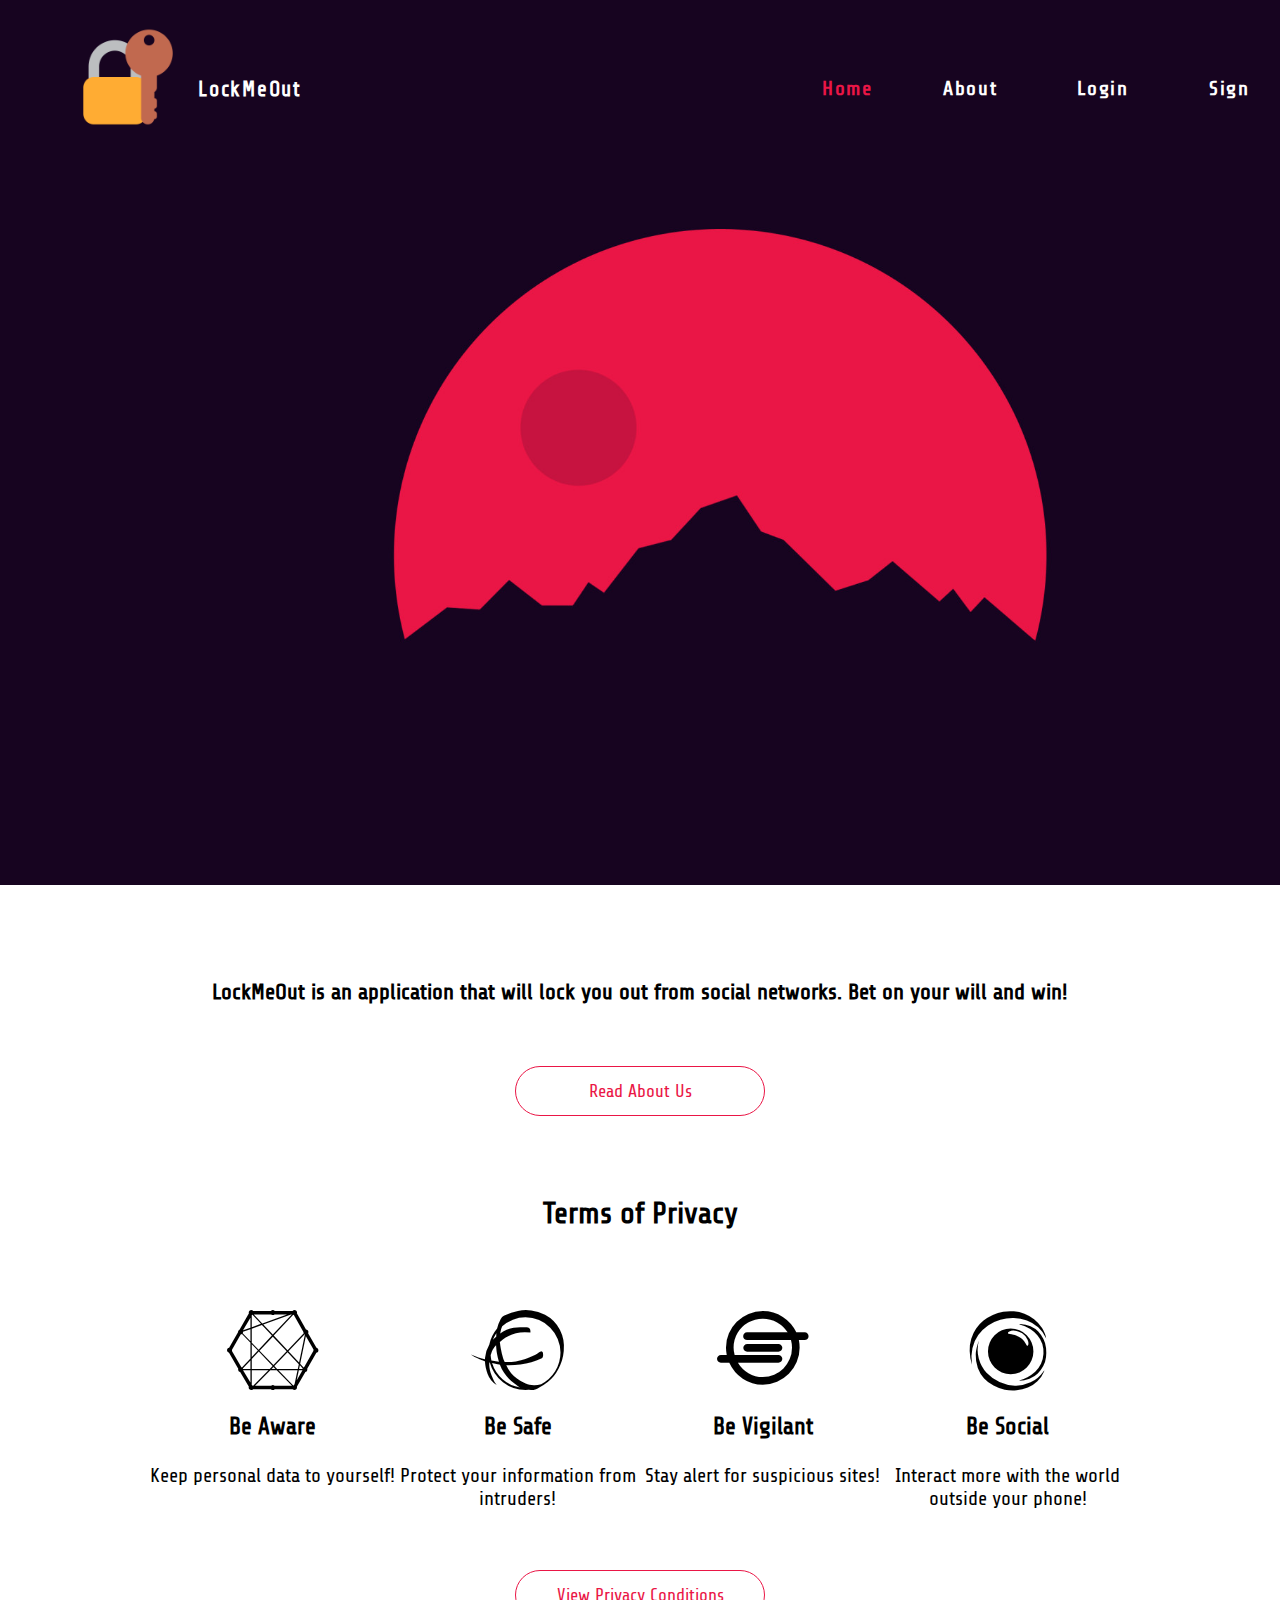
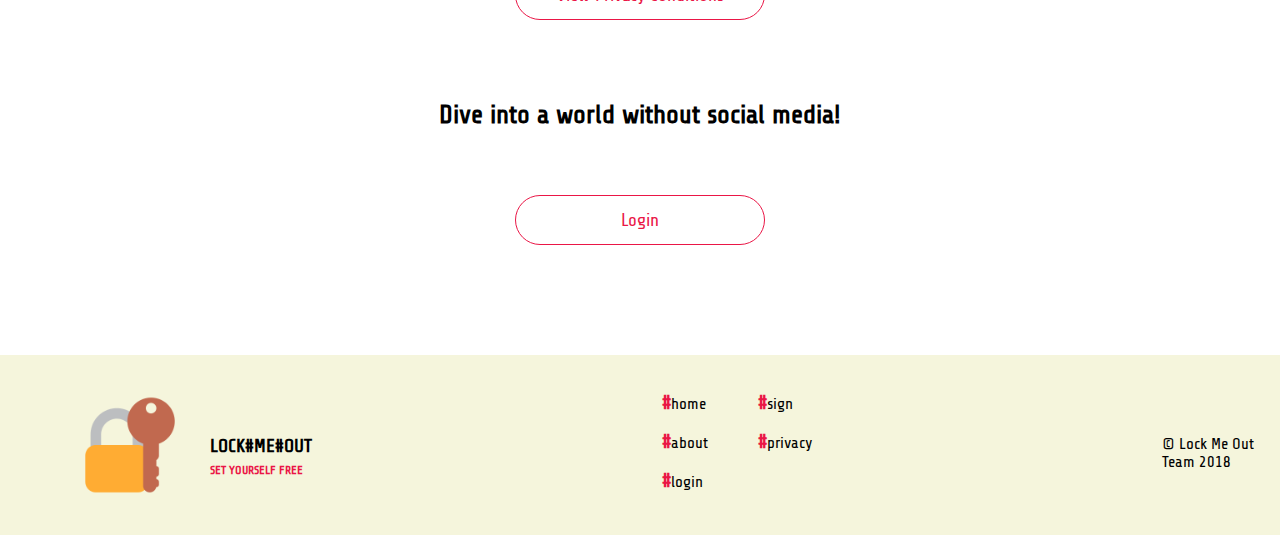
<file: frontend/index.html>
<!DOCTYPE html>
<html lang="en">
<head>
  <title>Home</title>
  <meta charset="utf-8">
  <meta name="viewport" content="width=device-width,initial-scale=1,maximum-scale=1">

    <link rel="stylesheet" href="https://cdnjs.cloudflare.com/ajax/libs/font-awesome/4.7.0/css/font-awesome.min.css">
    
<meta http-equiv="X-UA-Compatible" content="IE=edge">
<meta name="HandheldFriendly" content="true">
    <link rel="stylesheet" href="main.css">    
   
    </head>
    <body>        
        
      <header class="wall1">
    <nav id="navbar">   
    <li onclick="location.href='index.html'"><a class="k1"><img class="logo" src="Images/hh.png" alt="Logo"></a></li>
        <li onclick="location.href='index.html'"><a class="k">LockMeOut</a></li>
      <li onclick="location.href='index.html'"><a class="kk1">Home</a></li>
        <li onclick="location.href='about.html'"><a class="kk" >About</a></li>
       <li onclick="location.href='login.html'"><a class="kk">Login</a></li>
        <li onclick="location.href='sign.html'"><a class="kk">Sign</a></li>
        <li onclick="location.href='privacy.html'"><a class="kk">Privacy</a></li>
 </nav>   
   </header> 
        
          <div class="a1">
        <div class="t1">            
        <h3 class="hh1">LockMeOut is an application that will lock you out from social networks. Bet on your will and win!</h3>
            <button class="btn1" onclick="window.location.href='about.html'">Read About Us</button>
        </div>                
    </div>  
        
        <div class="a3">             
        <h2 class="hh2">Terms of Privacy</h2> 
            
            <div class="all">                  
         <div class="font1">                
          <i class="fa fa-connectdevelop" aria-hidden="true"></i>
             <h3>Be Aware</h3>
          <p class="prit1">Keep personal data to yourself!</p>
          </div>   
                      
           <div class="font2">                
          <i class="fa fa-ravelry" aria-hidden="true"></i>
            <h3>Be Safe</h3>
          <p class="prit1">Protect your information from intruders!</p>
          </div>
                        
           <div class="font3">                
          <i class="fa fa-ioxhost" aria-hidden="true"></i>
            <h3>Be Vigilant</h3>
          <p class="prit1">Stay alert for suspicious sites!</p>
          </div>
                
            <div class="font4">                
          <i class="fa fa-eercast" aria-hidden="true"></i>
            <h3>Be Social</h3>
          <p class="prit1">Interact more with the world outside your phone!</p>
          </div>
                  
       </div>   
            <button class="btn2" onclick="window.location.href='privacy.html'">View Privacy Conditions</button>
        </div>
                
         <div class="a4">
        <div class="t1">            
        <h3 class="hh3">Dive into a world without social media! </h3>
            <button class="btn3" onclick="window.location.href='login.html'">Login</button>
        </div>                
    </div>  
        
        
        
        <footer class="foot">    
            
        <div class="down">
            <a href="index.html"><img class="log" src="Images/hh.png" alt="Logo"></a>
            <h3>Lock#Me#Out <br> <span id="moto">Set Yourself Free</span></h3>            
            </div>
            
    <div class="links">        
        <div class="link1">
          <a href="index.html"><p><span class="tag">#</span>home</p></a>
          <a href="about.html"><p><span class="tag">#</span>about</p></a>
          <a href="login.html"><p><span class="tag">#</span>login</p></a>
      </div>            
       <div class="link2">
       <a href="sign.html"><p><span class="tag">#</span>sign</p></a>
       <a href="privacy.html"><p><span class="tag">#</span>privacy</p></a>               
      </div>       
       </div>   
                    
          <!-- <div class="soc">
        <a href="home.html" title="Instagram"><i class="fa fa-instagram" aria-hidden="true"></i></a>
       <a href="home.html" title="Facebook"><i class="fa fa-facebook" aria-hidden="true"></i></a>
        <a href="home.html" title="Twitter"><i class="fa fa-twitter" aria-hidden="true"></i></a>
       </div>       -->
                
      <p id="copy">&copy; Lock Me Out Team 2018</p>     
        
        </footer>
    </body>
</html>
</file>
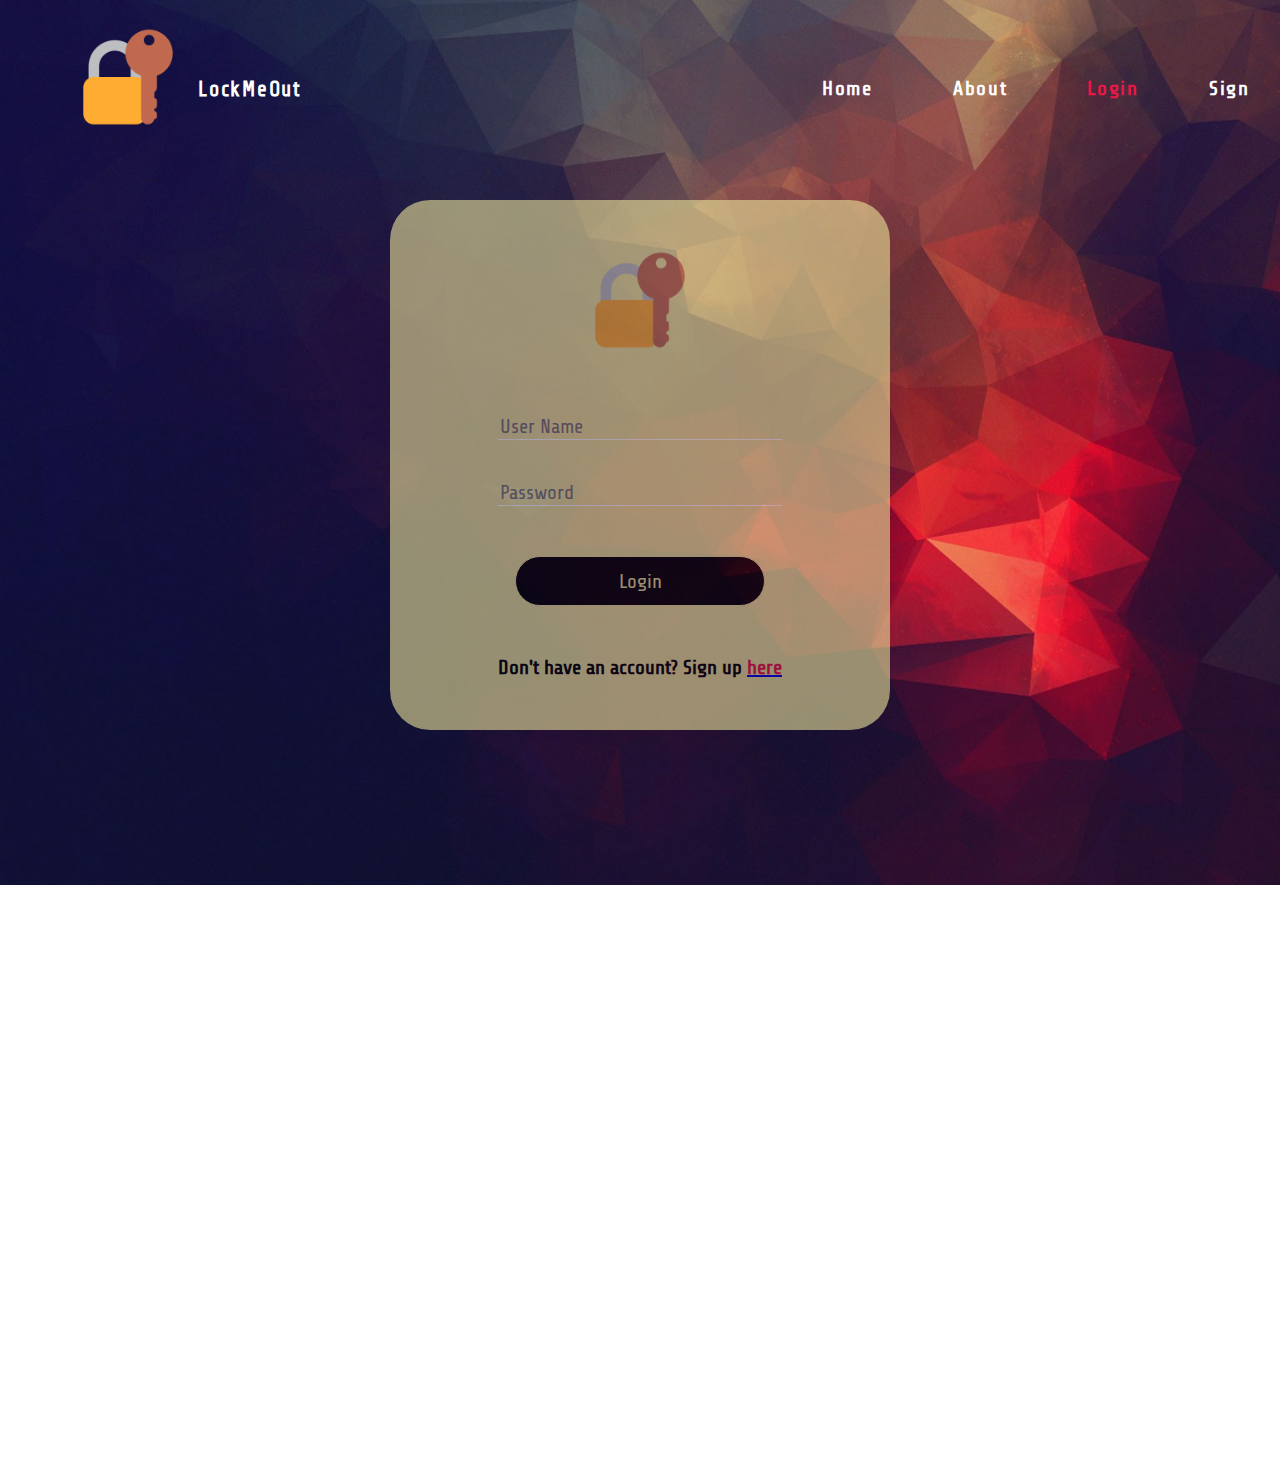
<file: frontend/login.html>
<!DOCTYPE html>
<html lang="en">
<head>
  <title>Login</title>
  <meta charset="utf-8">
  <meta name="viewport" content="width=device-width,initial-scale=1,maximum-scale=1">

    <link rel="stylesheet" href="https://cdnjs.cloudflare.com/ajax/libs/font-awesome/4.7.0/css/font-awesome.min.css">
    
<meta http-equiv="X-UA-Compatible" content="IE=edge">
<meta name="HandheldFriendly" content="true">
    <link rel="stylesheet" href="login.css">    
   
    </head>
    <body>        
        
      <header class="wall1">
    <nav id="navbar">   
    <li onclick="location.href='index.html'"><a class="k1"><img class="logo" src="Images/hh.png" alt="Logo"></a></li>
        <li onclick="location.href='index.html'"><a class="k">LockMeOut</a></li>
      <li onclick="location.href='index.html'"><a class="kk">Home</a></li>
        <li onclick="location.href='about.html'"><a class="kk" >About</a></li>
       <li onclick="location.href='login.html'"><a class="kk1">Login</a></li>
        <li onclick="location.href='sign.html'"><a class="kk">Sign</a></li>
        <li onclick="location.href='privacy.html'"><a class="kk">Privacy</a></li>
 </nav>   
   </header> 
        
    <div class="login">    
        <img src="Images/hh.png" class="logo1" alt="Logo">             
        
<div class="user">
 <input type="text" name="inputBox" id="user" placeholder="User Name">     
</div>     
    <div class="password">
    <input type="password" name="inputBox" id="pass" placeholder="Password">     
    </div>
        
       <button class="btn1" onclick="window.location.href='profile.html'">Login</button>  
        <p class="one">Don't have an account? Sign up <a href="sign.html"><span class="color">here</span></a></p> 
     </div>
    
</body>
</html>
</file>
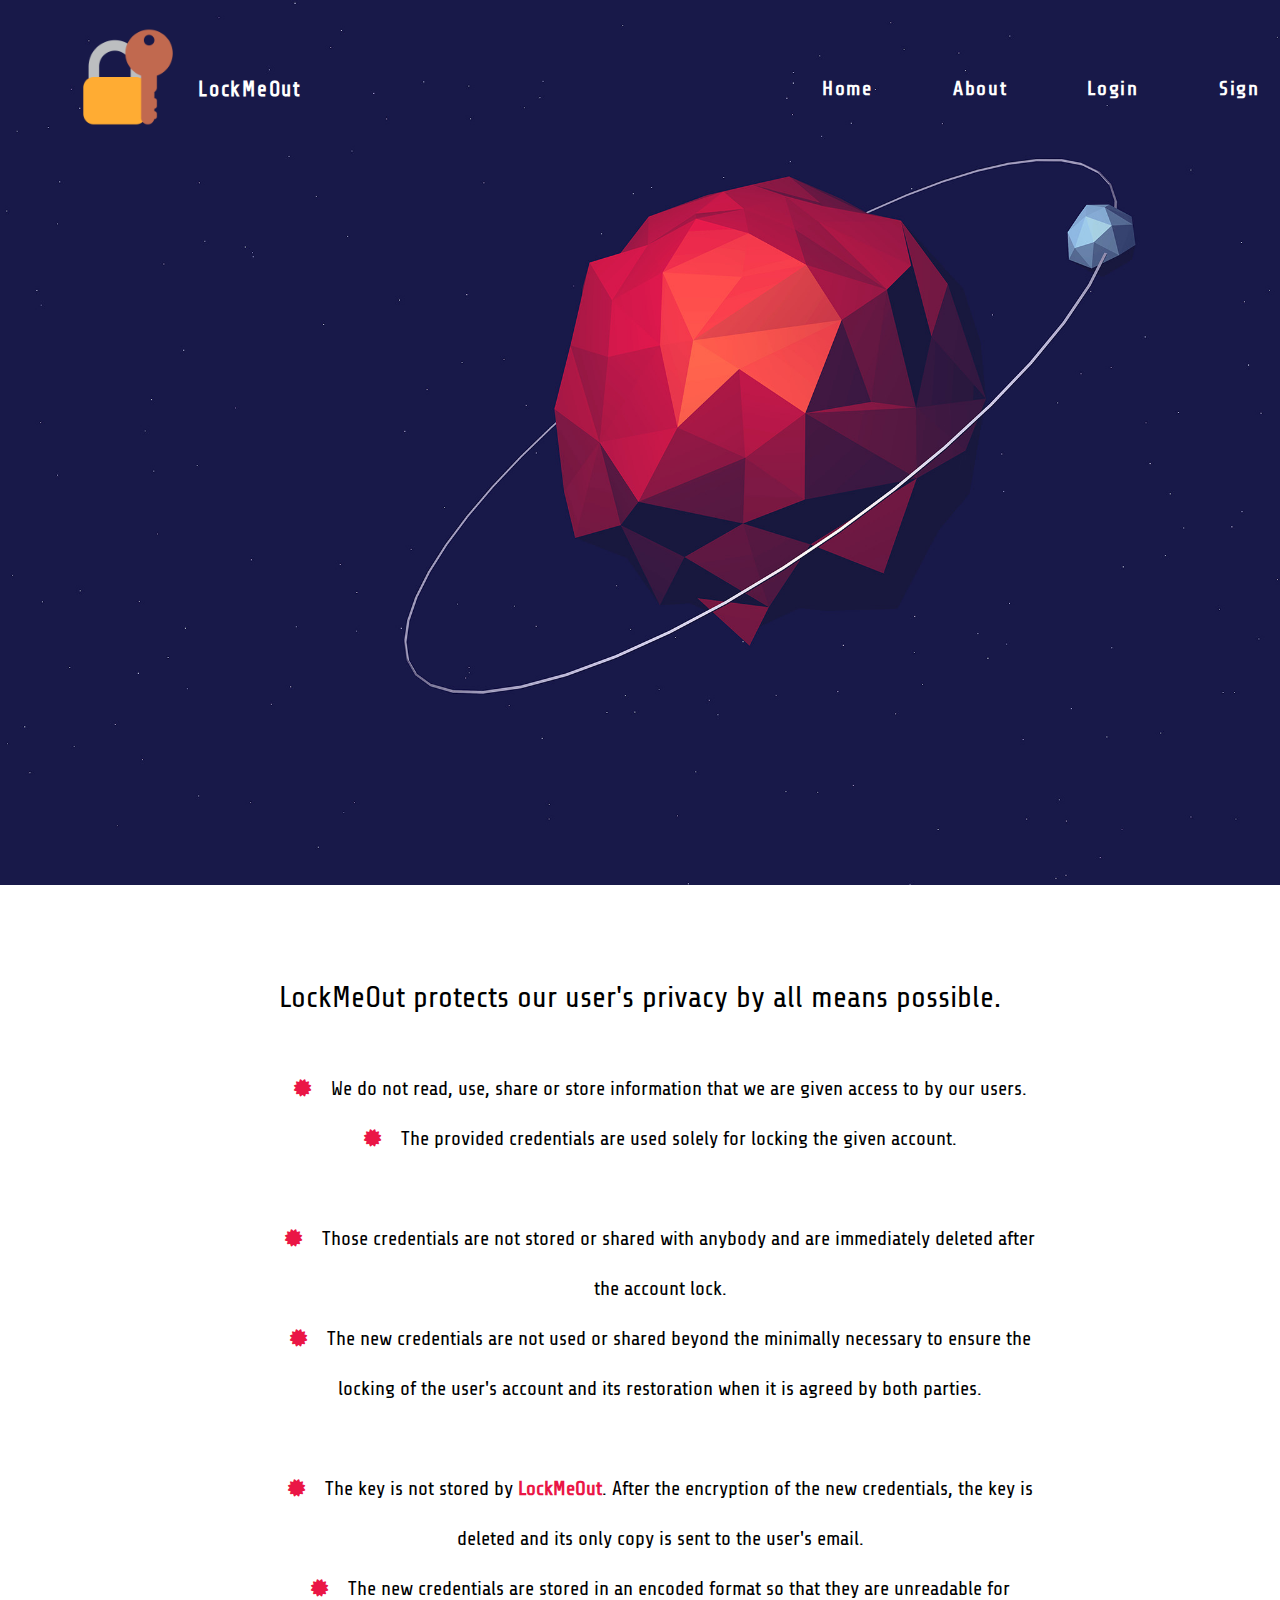
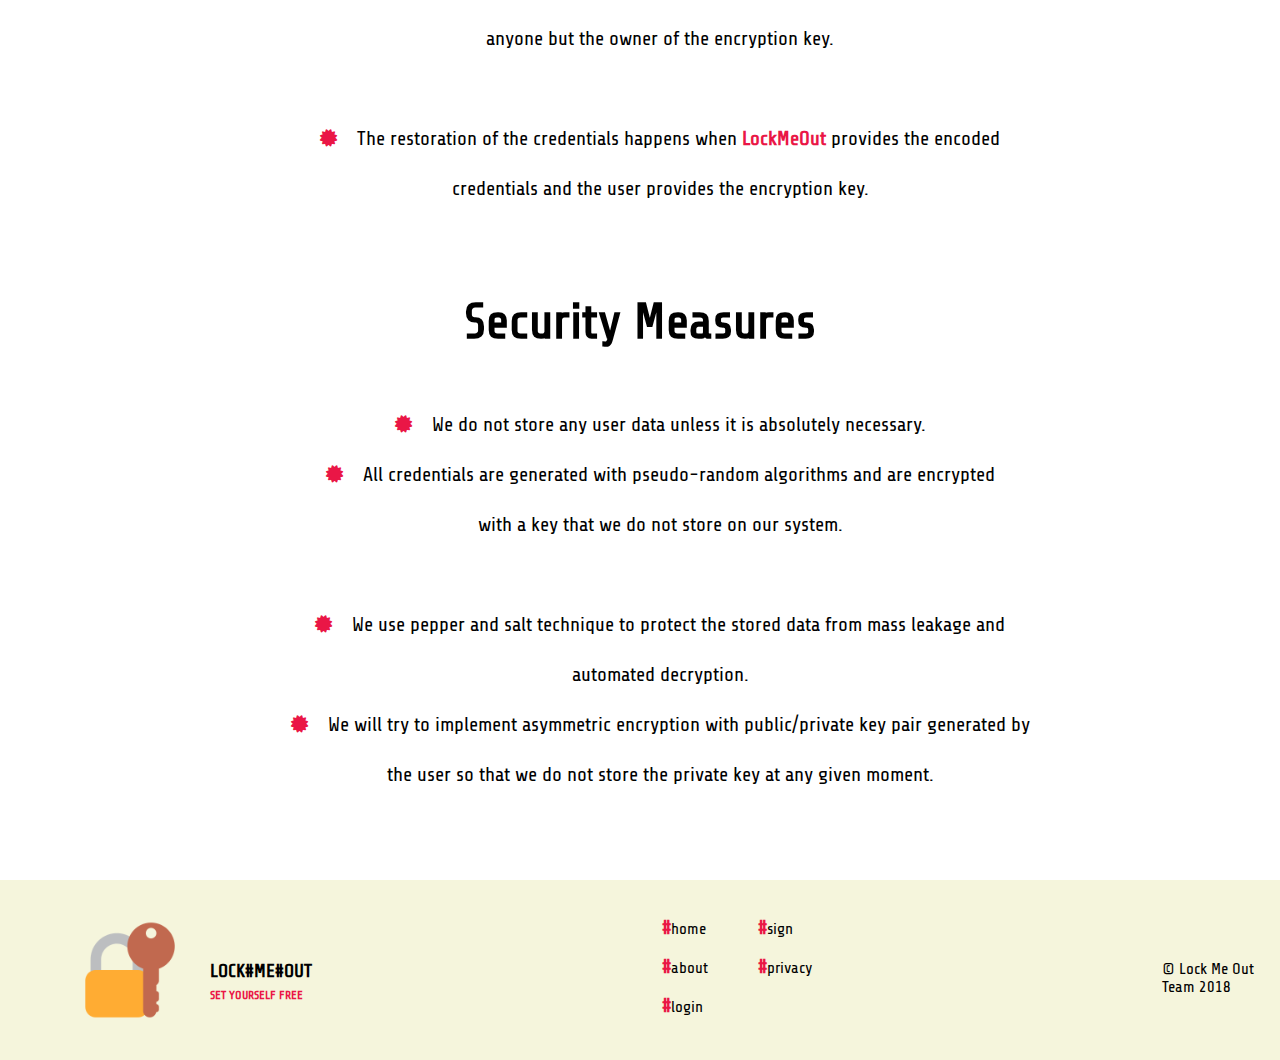
<file: frontend/privacy.html>
<!DOCTYPE html>
<html lang="en">
<head>
  <title>Privacy Terms</title>
  <meta charset="utf-8">
  <meta name="viewport" content="width=device-width,initial-scale=1,maximum-scale=1">

    <link rel="stylesheet" href="https://cdnjs.cloudflare.com/ajax/libs/font-awesome/4.7.0/css/font-awesome.min.css">
    
<meta http-equiv="X-UA-Compatible" content="IE=edge">
<meta name="HandheldFriendly" content="true">
    <link rel="stylesheet" href="privacy.css">    
   
    </head>
    <body>        
        
      <header class="wall1">
    <nav id="navbar">   
    <li onclick="location.href='index.html'"><a class="k1"><img class="logo" src="Images/hh.png" alt="Logo"></a></li>
        <li onclick="location.href='index.html'"><a class="k">LockMeOut</a></li>
      <li onclick="location.href='index.html'"><a class="kk">Home</a></li>
        <li onclick="location.href='about.html'"><a class="kk" >About</a></li>
       <li onclick="location.href='login.html'"><a class="kk">Login</a></li>
        <li onclick="location.href='sign.html'"><a class="kk">Sign</a></li>
        <li onclick="location.href='privacy.html'"><a class="kk1">Privacy</a></li>
 </nav>   
   </header> 
        
        <p class="one">LockMeOut protects our user's privacy by all means possible.</p>
    
    <ul class="two">       
     <li><i class="fa fa-certificate" aria-hidden="true"></i>We do not read, use, share or store information that we are given access to by our users.</li>        
<li><i class="fa fa-certificate" aria-hidden="true"></i>The provided credentials are used solely for locking the given account.</li> 
        </ul>
        
<ul class="two1">
    <li><i class="fa fa-certificate" aria-hidden="true"></i>Those credentials are not stored or shared with anybody and are immediately deleted after the account lock.</li>
    <li><i class="fa fa-certificate" aria-hidden="true"></i>The new credentials are not used or shared beyond the minimally necessary to ensure the locking of the user's account and its restoration when it is agreed by both parties.</li> 
</ul>
        

<ul class="two2">
        
<li><i class="fa fa-certificate" aria-hidden="true"></i>The key is not stored by <span class="tot">LockMeOut</span>. After the encryption of the new credentials, the key is deleted and its only copy is sent to the user's email.</li>
    <li><i class="fa fa-certificate" aria-hidden="true"></i>The new credentials are stored in an encoded format so that they are unreadable for anyone but the owner of the encryption key.</li>
        </ul>
    
    
 <ul class="two3">       
<li><i class="fa fa-certificate" aria-hidden="true"></i>The restoration of the credentials happens when <span class="tot">LockMeOut</span> provides the encoded credentials and the user provides the encryption key.</li>
        
    </ul>   
        
       <h3 class="three">Security Measures</h3>      
        
      <ul class="as">      
        <li><i class="fa fa-certificate" aria-hidden="true"></i>We do not store any user data unless it is absolutely necessary.</li>
           <li><i class="fa fa-certificate" aria-hidden="true"></i>All credentials are generated with pseudo-random algorithms and are encrypted with a key that we do not store on our system.</li>
        </ul>
           
 <ul class="four1">             
<li><i class="fa fa-certificate" aria-hidden="true"></i>We use pepper and salt technique to protect the stored data from mass leakage and automated decryption.</li>
<li><i class="fa fa-certificate" aria-hidden="true"></i>We will try to implement asymmetric encryption with public/private key pair generated by the user so that we do not store the private key at any given moment.</li>
    </ul>   
        
         <footer class="foot">    
            
        <div class="down">
            <a href="index.html"><img class="log" src="Images/hh.png" alt="Logo"></a>
            <h3>Lock#Me#Out <br> <span id="moto">Set Yourself Free</span></h3>            
            </div>
            
    <div class="links">        
        <div class="link1">
          <a href="index.html"><p><span class="tag">#</span>home</p></a>
          <a href="about.html"><p><span class="tag">#</span>about</p></a>
          <a href="login.html"><p><span class="tag">#</span>login</p></a>
      </div>            
       <div class="link2">
       <a href="sign.html"><p><span class="tag">#</span>sign</p></a>
       <a href="privacy.html"><p><span class="tag">#</span>privacy</p></a>               
      </div>       
       </div>                     
        
                
      <p id="copy">&copy; Lock Me Out Team 2018</p>     
        
        </footer>
</file>
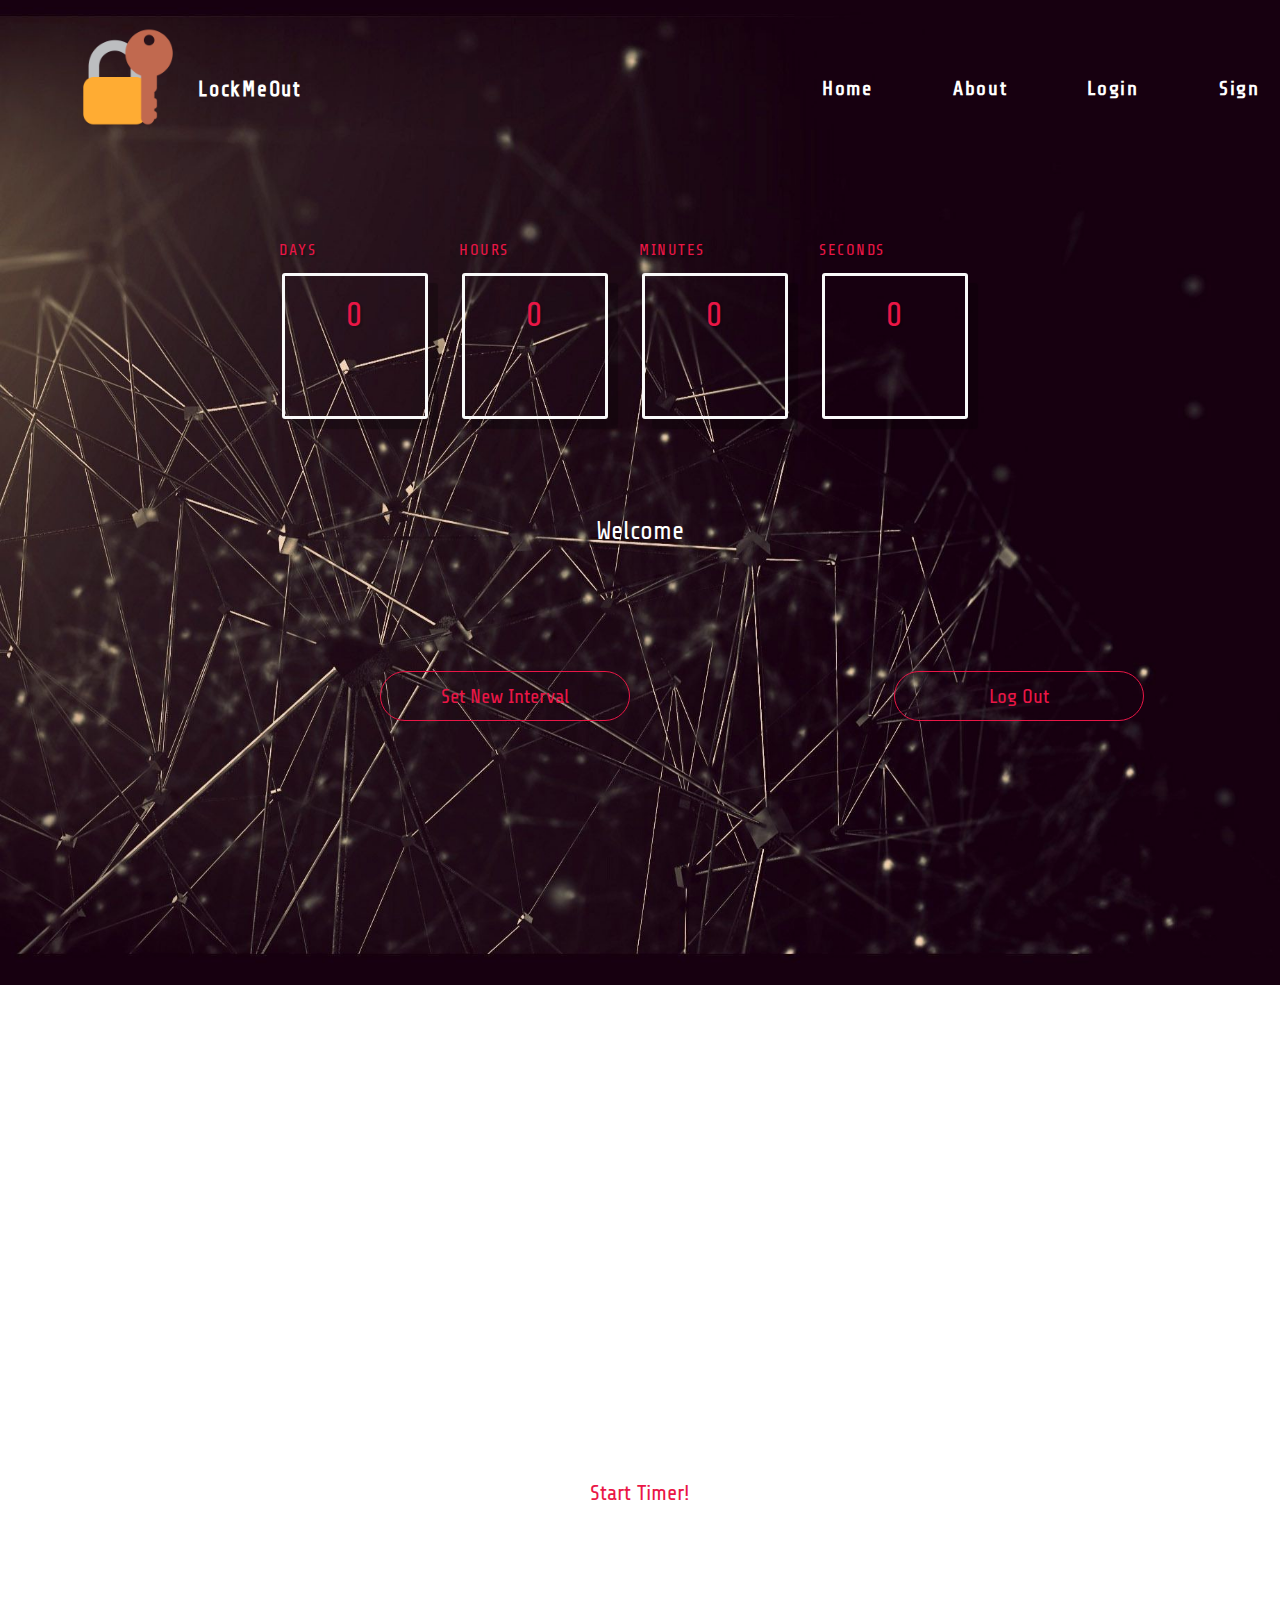
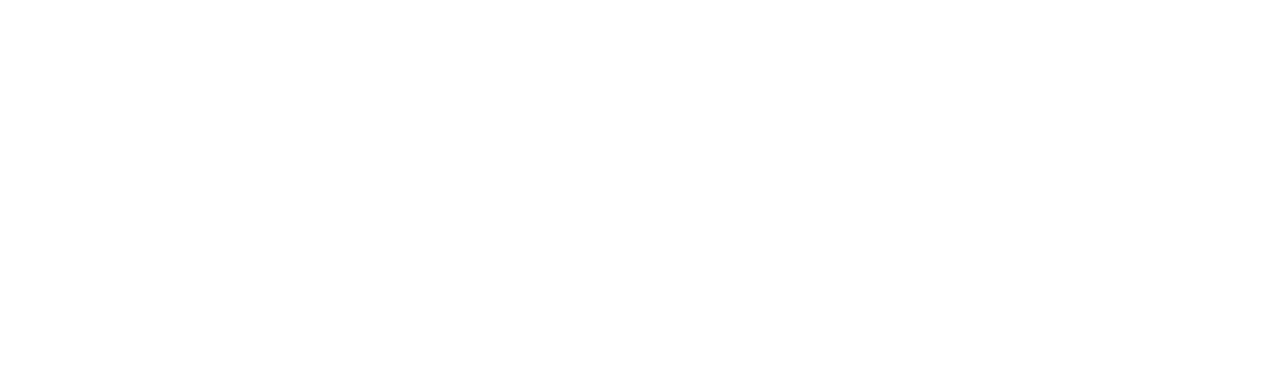
<file: frontend/profile.html>
<!DOCTYPE html>
<html lang="en">
<head>
  <title>User Profile</title>
  <meta charset="utf-8">
  <meta name="viewport" content="width=device-width,initial-scale=1,maximum-scale=1">

    <link rel="stylesheet" href="https://cdnjs.cloudflare.com/ajax/libs/font-awesome/4.7.0/css/font-awesome.min.css">
    
<meta http-equiv="X-UA-Compatible" content="IE=edge">
<meta name="HandheldFriendly" content="true">
    <link rel="stylesheet" href="profile.css">    
   
    </head>
    <body>        
        
      <header class="wall1">
       <nav id="navbar">   
    <li onclick="location.href='index.html'"><a class="k1"><img class="logo" src="Images/hh.png" alt="Logo"></a></li>
        <li onclick="location.href='index.html'"><a class="k">LockMeOut</a></li>
      <li onclick="location.href='index.html'"><a class="kk">Home</a></li>
        <li onclick="location.href='about.html'"><a class="kk" >About</a></li>
       <li onclick="location.href='login.html'"><a class="kk">Login</a></li>
        <li onclick="location.href='sign.html'"><a class="kk">Sign</a></li>
        <li onclick="location.href='privacy.html'"><a class="kk">Privacy</a></li>
 </nav>   
   </header> 
      
      <div class="display">
  <div class="time-left">
    <div class="time day"></div>
    <div class="time hour"></div>
    <div class="time minute"></div>
    <div class="time second"></div>
  </div>
  <p class="end-time"></p>
</div>
  
    <script  src="timer.js"></script>
          
         <div class="welcome">
          <p class="person">Welcome <span class="pp"></span></p>
          </div>
          
       <div class="name">
        <p class="user"></p>          
          </div>   
          
        <button class="btn1" onclick="window.location.href='time-form.html'">Set New Interval</button>  
          
          <button class="btn2" onclick="window.location.href='login.html'">Log Out</button>  
     
   
    </body>
</html>
</file>
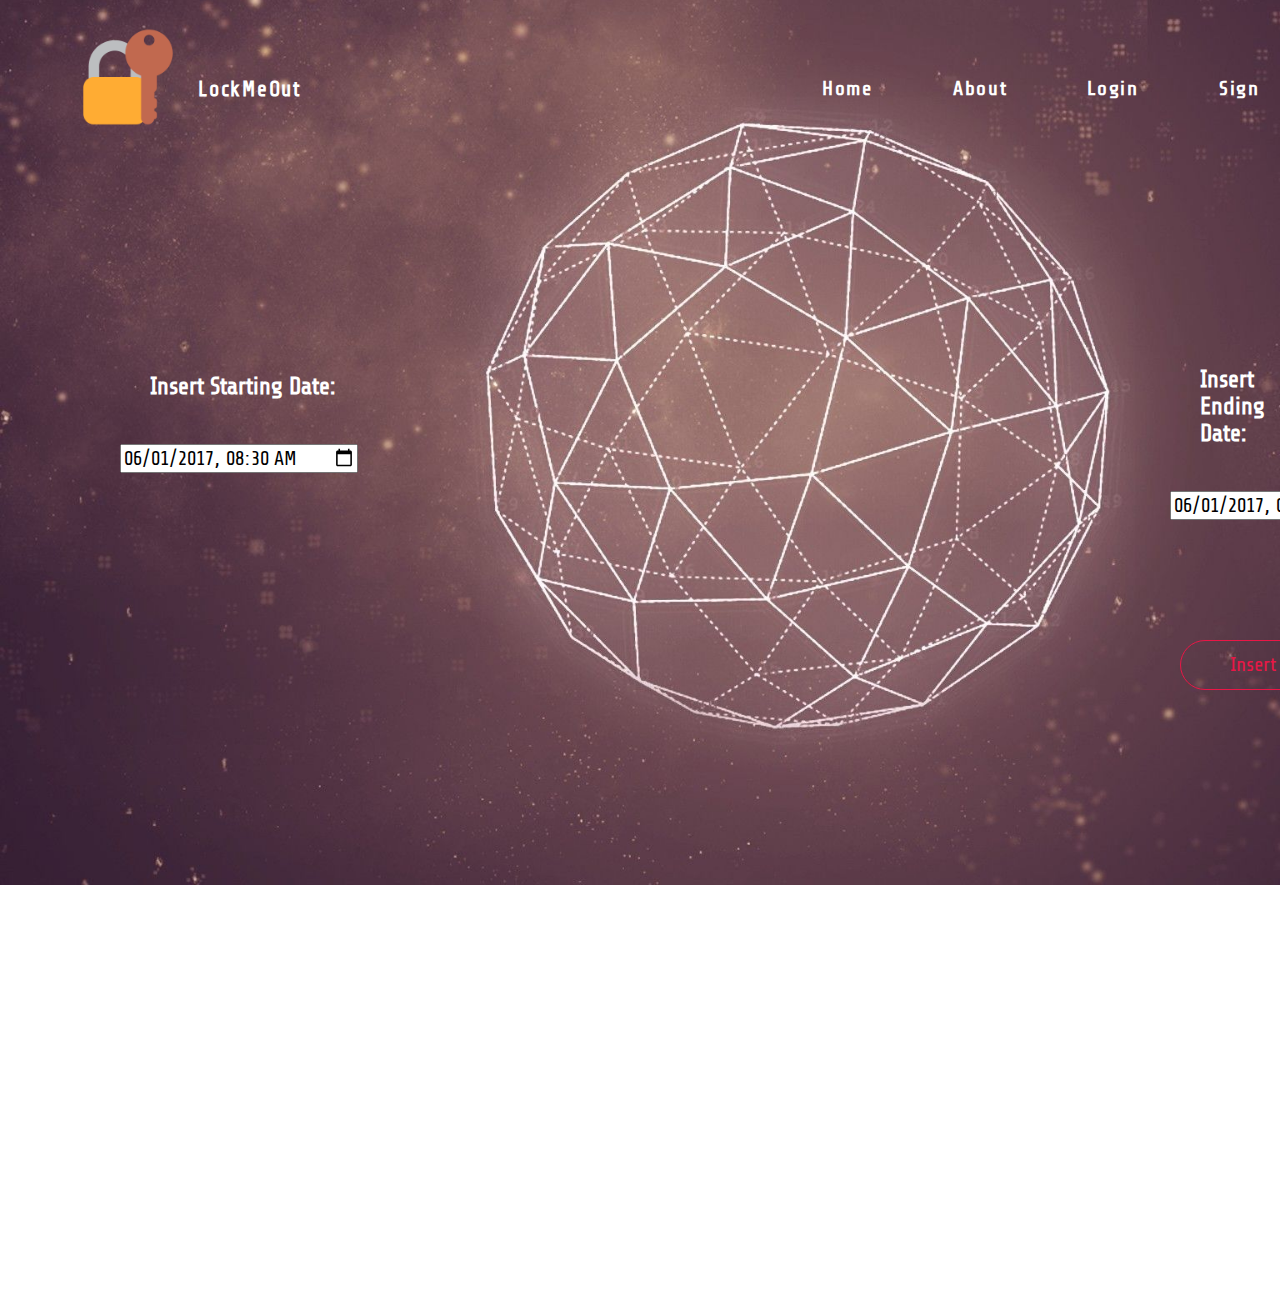
<file: frontend/time-form.html>
<!DOCTYPE html>
<html lang="en">
<head>
  <title>Set Date</title>
  <meta charset="utf-8">
  <meta name="viewport" content="width=device-width,initial-scale=1,maximum-scale=1">

    <link rel="stylesheet" href="https://cdnjs.cloudflare.com/ajax/libs/font-awesome/4.7.0/css/font-awesome.min.css">
    
<meta http-equiv="X-UA-Compatible" content="IE=edge">
<meta name="HandheldFriendly" content="true">
    <link rel="stylesheet" href="time-form.css">    
   
    </head>
    <body>        
        
      <header class="wall1">
       <nav id="navbar">   
    <li onclick="location.href='index.html'"><a class="k1"><img class="logo" src="Images/hh.png" alt="Logo"></a></li>
        <li onclick="location.href='index.html'"><a class="k">LockMeOut</a></li>
      <li onclick="location.href='index.html'"><a class="kk">Home</a></li>
        <li onclick="location.href='about.html'"><a class="kk" >About</a></li>
       <li onclick="location.href='login.html'"><a class="kk">Login</a></li>
        <li onclick="location.href='sign.html'"><a class="kk">Sign</a></li>
        <li onclick="location.href='privacy.html'"><a class="kk">Privacy</a></li>
 </nav>   
   </header> 
     
   <div class="one">   
  <h3 class="a1">Insert Starting Date:</h3>
 <input id="newdate" type="datetime-local" name="startdate" value="2017-06-01T08:30">
  </div>
        
         <div class="two">   
  <h3 class="a1">Insert Ending Date:</h3>
 <input id="newdate1" type="datetime-local" name="enddate" value="2017-06-01T08:30">
  </div>
        
       <button class="btn1" onclick="window.location.href='profile.html'">Insert New Interval</button>    
        
       <script  src="time-form.js"></script>  
        
    </body>
</html>
</file>
<file: frontend/main.css>
@import url('https://fonts.googleapis.com/css?family=Share+Tech');


body {
    margin: 0;
    position: relative;    
   font-family: 'Share Tech', sans-serif;     
}

nav {
  color: #FFF;
  position: absolute;
  top: 0;
  left: 0;
  height: 4.5em;
  width: 100%;
  background: none;
  box-sizing: border-box;
  padding: 12px 18px;  
  display: flex;
  list-style-type: none; 
  font-family: 'Share Tech', sans-serif;    
}

header.wall1 {
    background-image: url(Images/redmoon.jpg);    
    background-repeat: no-repeat;
    height: 900px;
    background-size: cover; 
    top: -15px;
    position: relative;
}

 .kk {    
    cursor: pointer;     
    position: relative;    
    top: 80px;
    left: 600px;
    margin-top: 15px;
    padding-bottom: 20px;    
    padding-right: 80px;    
    font-weight: 600;
    letter-spacing: .085em;
    font-size: 20px;    
    font-family: 'Share Tech', sans-serif;    
}

 .kk1 {    
    cursor: pointer;     
    position: relative;    
    top: 80px;
    left: 600px;
    margin-top: 15px;
    padding-bottom: 20px;    
    padding-right: 70px;    
    font-weight: 600;
    letter-spacing: .085em;
    font-size: 20px;    
    color: #EA1646;
    font-family: 'Share Tech', sans-serif;    
}

 .k1 {    
    cursor: pointer;     
    position: relative;    
    top: 10px;
    left: 50px;
    margin-top: 15px;   
    font-weight: 600;
    letter-spacing: 0.085em;
    font-size: 28px;    
    font-family: 'Share Tech', sans-serif;  
}

 .k {    
    cursor: pointer;     
    position: relative;    
    top: 80px;
    left: 80px;
    margin-top: 50px;   
    font-weight: 600;
    letter-spacing: 0.085em;
    font-size: 21px;    
    font-family: 'Share Tech', sans-serif;    
}

img.logo {
    width: 100px;
    height: 100px;
    position: relative;
    top: 20px;
    left: 10px;
}

.kk:hover, .kk.active, .kk:focus {
    color: #EA1646;
}

h3.hh1 {
    font-size: 22px;
}

button.btn1 {
    font-family: 'Share Tech', sans-serif;    
    margin-top: 40px;
    width: 250px;
    height: 50px;
    border-radius: 30px;
    color: #EA1646; 
    border: 1px solid #EA1646;
    background-color: #fff;
    font-size: 18px;
}

button.btn1:hover {
    cursor: pointer;
    border: 1px solid #EA1646;
    background-color: #EA1646;
    color: #fff;
}

div.a1 {
    margin-top: 80px;
    text-align: center;    
}

div.a3 {
    margin-top: 80px;
    text-align: center;
    
}

h2.hh2 {
    font-size: 30px;
}

div.font1 {   
    width: 300px;    
    font-size: 20px;
}

.fa {
    font-size: 80px;
}

div.font3, div.font2, div.font4 {
    text-align: center;    
    width: 300px;    
    font-size: 20px;
}

div.all {
    margin-left: 150px;
    margin-right: 150px;
    text-align: center;
    display: flex;
    margin-top: 80px;
}

button.btn2 {
    font-family: 'Share Tech', sans-serif;    
    margin-top: 40px;
    width: 250px;
    height: 50px;
    border-radius: 30px;
    color: #EA1646;
    border: 1px solid #EA1646;
    background-color: #fff;
    font-size: 18px;
}

button.btn2:hover {
    cursor: pointer;
    border: 1px solid #EA1646;
    background-color: #EA1646;
    color: #fff;
}

button.btn3 {
    font-family: 'Share Tech', sans-serif;    
    margin-top: 40px;
    width: 250px;
    height: 50px;
    border-radius: 30px;
    color: #EA1646;  
    border: 1px solid #EA1646;
    background-color: #fff;
    font-size: 18px;
    margin-bottom: 110px;
}

button.btn3:hover {
    cursor: pointer;
    border: 1px solid #EA1646;
    background-color: #EA1646;
    color: #fff;
}

h3.hh3 {
    font-size: 26px;
}

div.a4 {
    margin-top: 80px;
    text-align: center;
}

footer.foot {    
    height: 180px;
    background-color: beige;
    display: flex;
}

img.log {
    width: 100px;
    height: 100px;
    margin-top: 40px;
    margin-left: 80px;   
}

div.down {
    display: flex;
}

div.down h3 {
    text-transform: uppercase;
    margin-top: 80px;
    margin-left: 30px;
}

span#moto {
    color: #EA1646;
    font-size: 12px;
}

div.links {
    display: flex;
    margin-left: 350px;
    margin-top: 20px;
}

div.links a {
    text-decoration: none;
    color: #000;
}

div.links a:hover {
    color: #EA1646;
}

div.link2 {
    margin-left: 50px;
}

span.tag {
    font-size: 20px;
    color: #EA1646;
    font-weight: bold;
}

/*
div.soc a {
    font-size: 1px;
    text-decoration: none;
    color: #000;
    padding-bottom: 20px;
}
*/

p#copy {
    margin-left: 350px;
    margin-top: 80px;
}
</file>
<file: frontend/login.css>
@import url('https://fonts.googleapis.com/css?family=Share+Tech');


body {
    margin: 0;
    position: relative;    
    font-family: 'Share Tech', sans-serif;    
    overflow: hidden;
}

nav {
  color: #FFF;
  position: absolute;
  top: 0;
  left: 0;
  height: 4.5em;
  width: 100%;
  background: none;
  box-sizing: border-box;
  padding: 12px 18px;  
  display: flex;
  list-style-type: none; 
  font-family: 'Share Tech', sans-serif;    
}

header.wall1 {
    background-image: url(Images/uu.jpg);    
    background-repeat: no-repeat;
    height: 900px;
    background-size: cover; 
    top: -15px;
    position: relative;
}

 .kk {    
    cursor: pointer;     
    position: relative;    
    top: 80px;
    left: 600px;
    margin-top: 15px;
    padding-bottom: 20px;    
    padding-right: 80px;    
    font-weight: 600;
    letter-spacing: .085em;
    font-size: 20px;    
    font-family: 'Share Tech', sans-serif;    
}

 .kk1 {    
    cursor: pointer;     
    position: relative;    
    top: 80px;
    left: 600px;
    margin-top: 15px;
    padding-bottom: 20px;    
    padding-right: 70px;    
    font-weight: 600;
    letter-spacing: .085em;
    font-size: 20px;    
    color: #EA1646;
    font-family: 'Share Tech', sans-serif;    
}

 .k1 {    
    cursor: pointer;     
    position: relative;    
    top: 10px;
    left: 50px;
    margin-top: 15px;   
    font-weight: 600;
    letter-spacing: 0.085em;
    font-size: 28px;    
    font-family: 'Share Tech', sans-serif;  
}

 .k {    
    cursor: pointer;     
    position: relative;    
    top: 80px;
    left: 80px;
    margin-top: 50px;   
    font-weight: 600;
    letter-spacing: 0.085em;
    font-size: 21px;    
    font-family: 'Share Tech', sans-serif;    
}

img.logo {
    width: 100px;
    height: 100px;
    position: relative;
    top: 20px;
    left: 10px;
}

.kk:hover, .kk.active, .kk:focus {
    color: #EA1646;
}


input {    
    margin-top: 30px;
    font-family: 'Share Tech', sans-serif;
    outline: none;
    border:none; 
    border-bottom: 1.5px solid #fff;
    color:#CE7454;    
    background-color: #ECE49B;
    width: 280px;
}

input[type="text"] {
    font-size:20px;
}

input[type="password"] {
    font-size:20px;
}

div.login {   
    background-color: #ECE49B;
    border-radius: 40px;
    width: 500px;
    height: 530px;
    margin: auto;
    text-align: center;
    margin-top: 50px;   
    z-index: 1;
    position: relative;
    top: -750px;
    opacity: 0.6;    
}

input#pass {
    margin-top: 40px;
}


button.btn1 {
    margin-top: 50px;
    width: 250px;
    height: 50px;
    border-radius: 30px;
    color: #ECE49B;
    border: 1px solid #ECE49B;
    background-color: #000;
    font-size: 20px;
    font-family: 'Share Tech', sans-serif;
}

img.logo {
    width: 100px;
    height: 100px;    
    margin-bottom: 50px;    
}

img.logo1 {
    width: 100px;
    height: 100px;
    text-align: center;
    margin: auto;
    margin-top: 50px;
    margin-bottom: 30px;       
}

button.btn1:hover {
    cursor: pointer;
    background-color: #EA1646;
    border:#EA1646;
    color: #fff;
}

p.one {
    font-weight: bold;
    margin-top: 50px;    
    color: #000;
    font-size: 20px;
}

span.color {
    color: #EA1646;
    font-weight: bold;   
}

span.color:hover {
    cursor: pointer;
}
</file>
<file: frontend/privacy.css>
@import url('https://fonts.googleapis.com/css?family=Share+Tech');


body {
    margin: 0;
    position: relative;    
   font-family: 'Share Tech', sans-serif;     
}

nav {
  color: #FFF;
  position: absolute;
  top: 0;
  left: 0;
  height: 4.5em;
  width: 100%;
  background: none;
  box-sizing: border-box;
  padding: 12px 18px;  
  display: flex;
  list-style-type: none; 
  font-family: 'Share Tech', sans-serif;    
}

header.wall1 {
    background-image: url(Images/vv.jpg);    
    background-repeat: no-repeat;
    height: 900px;
    background-size: cover; 
    top: -15px;
    position: relative;
}

 .kk {    
    cursor: pointer;     
    position: relative;    
    top: 80px;
    left: 600px;
    margin-top: 15px;
    padding-bottom: 20px;    
    padding-right: 80px;    
    font-weight: 600;
    letter-spacing: .085em;
    font-size: 20px;    
    font-family: 'Share Tech', sans-serif;    
}

 .kk1 {    
    cursor: pointer;     
    position: relative;    
    top: 80px;
    left: 600px;
    margin-top: 15px;
    padding-bottom: 20px;    
    padding-right: 70px;    
    font-weight: 600;
    letter-spacing: .085em;
    font-size: 20px;    
    color: #EA1646;
    font-family: 'Share Tech', sans-serif;    
}

 .k1 {    
    cursor: pointer;     
    position: relative;    
    top: 10px;
    left: 50px;
    margin-top: 15px;   
    font-weight: 600;
    letter-spacing: 0.085em;
    font-size: 28px;    
    font-family: 'Share Tech', sans-serif;  
}

 .k {    
    cursor: pointer;     
    position: relative;    
    top: 80px;
    left: 80px;
    margin-top: 50px;   
    font-weight: 600;
    letter-spacing: 0.085em;
    font-size: 21px;    
    font-family: 'Share Tech', sans-serif;    
}

img.logo {
    width: 100px;
    height: 100px;
    position: relative;
    top: 20px;
    left: 10px;
}

.kk:hover, .kk.active, .kk:focus {
    color: #EA1646;
}

p.one {
    margin-top: 80px;
    text-align: center;
    font-size: 30px;
}

h3.three {
    margin-top: 80px;
    text-align: center;
    font-size: 50px;
}

ul.two {
    text-align: center;
    width: 800px;
    margin: auto;
    font-size: 20px;;
    margin-top: 50px;
    line-height: 50px;
    list-style-type: none;
}

ul.two1 {
    text-align: center;
    width: 750px;
    margin: auto;
    font-size: 20px;
    margin-top: 50px;
    line-height: 50px;
    list-style-type: none;
}

ul.two2 {
    text-align: center;
    width: 750px;
    margin: auto;
    font-size: 20px;
    margin-top: 50px;
    line-height: 50px;
    list-style-type: none;
}

ul.two3 {
    text-align: center;
    width: 750px;
    margin: auto;
    font-size: 20px;
    margin-top: 50px;
    line-height: 50px;
    list-style-type: none;
}

ul.as {
    text-align: center;
    width: 700px;
    margin: auto;
    font-size: 20px;
    margin-top: 50px;
    line-height: 50px;
    list-style-type: none;
}

ul.four1 {
    text-align: center;
    width: 750px;
    margin: auto;
    font-size: 20px;
    margin-top: 50px;
    line-height: 50px;
    list-style-type: none;
    margin-bottom: 80px;
}

.fa {
    padding-right: 20px;
    color: #EA1646;
}

span.tot {
    color: #EA1646;
    font-weight: bold;
}

footer.foot {    
    height: 180px;
    background-color: beige;
    display: flex;
}

img.log {
    width: 100px;
    height: 100px;
    margin-top: 40px;
    margin-left: 80px;   
}

div.down {
    display: flex;
}

div.down h3 {
    text-transform: uppercase;
    margin-top: 80px;
    margin-left: 30px;
}

span#moto {
    color: #EA1646;
    font-size: 12px;
}

div.links {
    display: flex;
    margin-left: 350px;
    margin-top: 20px;
}

div.links a {
    text-decoration: none;
    color: #000;
}

div.links a:hover {
    color: #EA1646;
}

div.link2 {
    margin-left: 50px;
}

span.tag {
    font-size: 20px;
    color: #EA1646;
    font-weight: bold;
}

p#copy {
    margin-left: 350px;
    margin-top: 80px;
}
</file>
<file: frontend/profile.css>
@import url('https://fonts.googleapis.com/css?family=Share+Tech');

body {
    margin: 0;
    position: relative;    
    font-family: 'Share Tech', sans-serif;   
    overflow: hidden;
}

nav {
  color: #FFF;
  position: absolute;
  top: 0;
  left: 0;
  height: 4.5em;
  width: 100%;
  background: none;
  box-sizing: border-box;
  padding: 12px 18px;  
  display: flex;
  list-style-type: none; 
  font-family: 'Share Tech', sans-serif;    
  
}

header.wall1 {
    background-image: url(Images/zz.jpg);    
    background-repeat: no-repeat;
    height: 1000px;
    background-size: cover; 
    top: -15px;
    position: relative;
}

 .kk {    
    cursor: pointer;     
    position: relative;    
    top: 80px;
    left: 600px;
    margin-top: 15px;
    padding-bottom: 20px;    
    padding-right: 80px;    
    font-weight: 600;
    letter-spacing: .085em;
    font-size: 20px;    
    font-family: 'Share Tech', sans-serif;    
}

 .k1 {    
    cursor: pointer;     
    position: relative;    
    top: 10px;
    left: 50px;
    margin-top: 15px;   
    font-weight: 600;
    letter-spacing: 0.085em;
    font-size: 28px;    
    font-family: 'Share Tech', sans-serif;  
}

 .k {    
    cursor: pointer;     
    position: relative;    
    top: 80px;
    left: 80px;
    margin-top: 50px;   
    font-weight: 600;
    letter-spacing: 0.085em;
    font-size: 21px;    
    font-family: 'Share Tech', sans-serif;    
}

img.logo {
    width: 100px;
    height: 100px;
    position: relative;
    top: 20px;
    left: 10px;
}

.kk:hover, .kk.active, .kk:focus {
    color: #EA1646;
}

div.time {
    width: 800px;
    height: 300px;   
    position: relative;
    top: -1000px;
    border: 1px solid #EA1646;
    margin: auto;
}

div.welcome { 
    position: relative;
    top: -1310px;
    text-align: center;    
}

p.person {
    color: #fff;
    font-size: 26px;
}

span.pp {
    color: #EA1646;
}

button.btn1 {
    font-family: 'Share Tech', sans-serif;    
    margin-top: 20px;
    width: 250px;
    height: 50px;
    border-radius: 30px;
    color: #EA1646; 
    border: 1px solid #EA1646;   
    background-color: transparent;
    font-size: 20px;
    margin-left: 380px;   
    position: relative;
    top: -1250px;
}

button.btn2 {
   font-family: 'Share Tech', sans-serif;    
    margin-top: 40px;
    width: 250px;
    height: 50px;
    border-radius: 30px;
    color: #EA1646; 
    border: 1px solid #EA1646;   
    background-color: transparent;
    font-size: 20px;
    margin-left: 260px;   
    position: relative;
    top: -1250px;
}

button.btn1:hover,button.btn2:hover {
    cursor: pointer;
    border: 1px solid #EA1646;
    background-color: #EA1646;
    color: #fff;
}

.display {
  height: 800px;
  flex: 1;
  display: flex;
  flex-direction: column;
  align-items: center;
  justify-content: center;
}

.display .time-left .time {
  display: inline-block;
  font-size: 34px;
  letter-spacing: 1.5px;
  text-align: center;  
  font-weight: 100;
  color: #EA1646;
  background: transparent;
  text-shadow: 3px 2px 1px rgba(0, 0, 0, 0.15);
  margin-right: 30px;
  margin-bottom: 40px;
  width: 100px;
  height: 100px;
  padding: 20px;
  border: 3px solid #f9f9f9;
  border-radius: 3px;
  box-shadow: 10px 10px 1px rgba(0, 0, 0, 0.25);
}
.display .time-left .day, .display .time-left .hour, .display .time-left .minute, .display .time-left .second {
  position: relative;
}
.display .time-left .day:after, .display .time-left .hour:after, .display .time-left .minute:after, .display .time-left .second:after {
  position: absolute;
  font-size: 16px;
  text-shadow: 2px 2px 1px rgba(0, 0, 0, 0.25);
  left: -4%;
  top: -25%;
  text-transform: uppercase;
}
.display .time-left .day {
  z-index: 5;
}
.display .time-left .day:after {
  content: "days";
}
.display .time-left .hour {
  z-index: 4;
}
.display .time-left .hour:after {
  content: "hours";
}
.display .time-left .minute {
  z-index: 3;
}
.display .time-left .minute:after {
  content: "minutes";
}
.display .time-left .second {
  z-index: 2;
  position: relative;
}
.display .time-left .second:after {
  content: "seconds";
}
.display .end-time {
  font-size: 22px;
  color: #EA1646;
}

@media only screen and (max-width: 500px) {
  .display .time-left .time {
    display: block;
  }
}
</file>
<file: frontend/time-form.css>
@import url('https://fonts.googleapis.com/css?family=Share+Tech');

body {
    margin: 0;
    position: relative;    
    font-family: 'Share Tech', sans-serif;   
    overflow:hidden;    
}

nav {
  color: #FFF;
  position: absolute;
  top: 0;
  left: 0;
  height: 4.5em;
  width: 100%;
  background: none;
  box-sizing: border-box;
  padding: 12px 18px;  
  display: flex;
  list-style-type: none; 
  font-family: 'Share Tech', sans-serif;    
}

header.wall1 {
    background-image: url(Images/oo.jpg);    
    background-repeat: no-repeat;
    height: 900px;
    background-size: cover; 
    top: -15px;
    position: relative;    
}

 .kk {    
    cursor: pointer;     
    position: relative;    
    top: 80px;
    left: 600px;
    margin-top: 15px;
    padding-bottom: 20px;    
    padding-right: 80px;    
    font-weight: 600;
    letter-spacing: .085em;
    font-size: 20px;    
    font-family: 'Share Tech', sans-serif;    
}

 .kk1 {    
    cursor: pointer;     
    position: relative;    
    top: 80px;
    left: 600px;
    margin-top: 15px;
    padding-bottom: 20px;    
    padding-right: 70px;    
    font-weight: 600;
    letter-spacing: .085em;
    font-size: 20px;    
    color: #EA1646;
    font-family: 'Share Tech', sans-serif;    
}

 .k1 {    
    cursor: pointer;     
    position: relative;    
    top: 10px;
    left: 50px;
    margin-top: 15px;   
    font-weight: 600;
    letter-spacing: 0.085em;
    font-size: 28px;    
    font-family: 'Share Tech', sans-serif;  
}

 .k {    
    cursor: pointer;     
    position: relative;    
    top: 80px;
    left: 80px;
    margin-top: 50px;   
    font-weight: 600;
    letter-spacing: 0.085em;
    font-size: 21px;    
    font-family: 'Share Tech', sans-serif;    
}

img.logo {
    width: 100px;
    height: 100px;
    position: relative;
    top: 20px;
    left: 10px;
}

.kk:hover, .kk.active, .kk:focus {
    color: #EA1646;
}

div.one {
    z-index: 1;
    position: relative;
    top: -550px;
    font-family: 'Share Tech', sans-serif;    
    font-size: 20px;
    margin-left: 150px;    
}

h3.a1 {
   color: #fff; 
}

input {
    font-family: 'Share Tech', sans-serif;   
    font-size: 20px;
    position: relative;
    left: -30px;
    margin-top: 20px;
}

div.two {
    z-index: 1;
    position: relative;
    top: -680px;
    font-family: 'Share Tech', sans-serif;    
    font-size: 20px;
    margin-left: 1200px;    
}

h3.a1 {
   color: #fff; 
}

input {
    font-family: 'Share Tech', sans-serif;   
    font-size: 20px;
    position: relative;
    left: -30px;
    margin-top: 20px;
}

button.btn1 {
   font-family: 'Share Tech', sans-serif;    
    margin-top: 40px;
    width: 250px;
    height: 50px;
    border-radius: 30px;
    color: #EA1646; 
    border: 1px solid #EA1646;   
    background-color: transparent;
    font-size: 20px;   
    position: relative;
    margin-left: 1180px;
    top: -600px;    
}

button.btn1:hover {
    cursor: pointer;
    border: 1px solid #EA1646;
    background-color: #EA1646;
    color: #fff;
}
</file>
